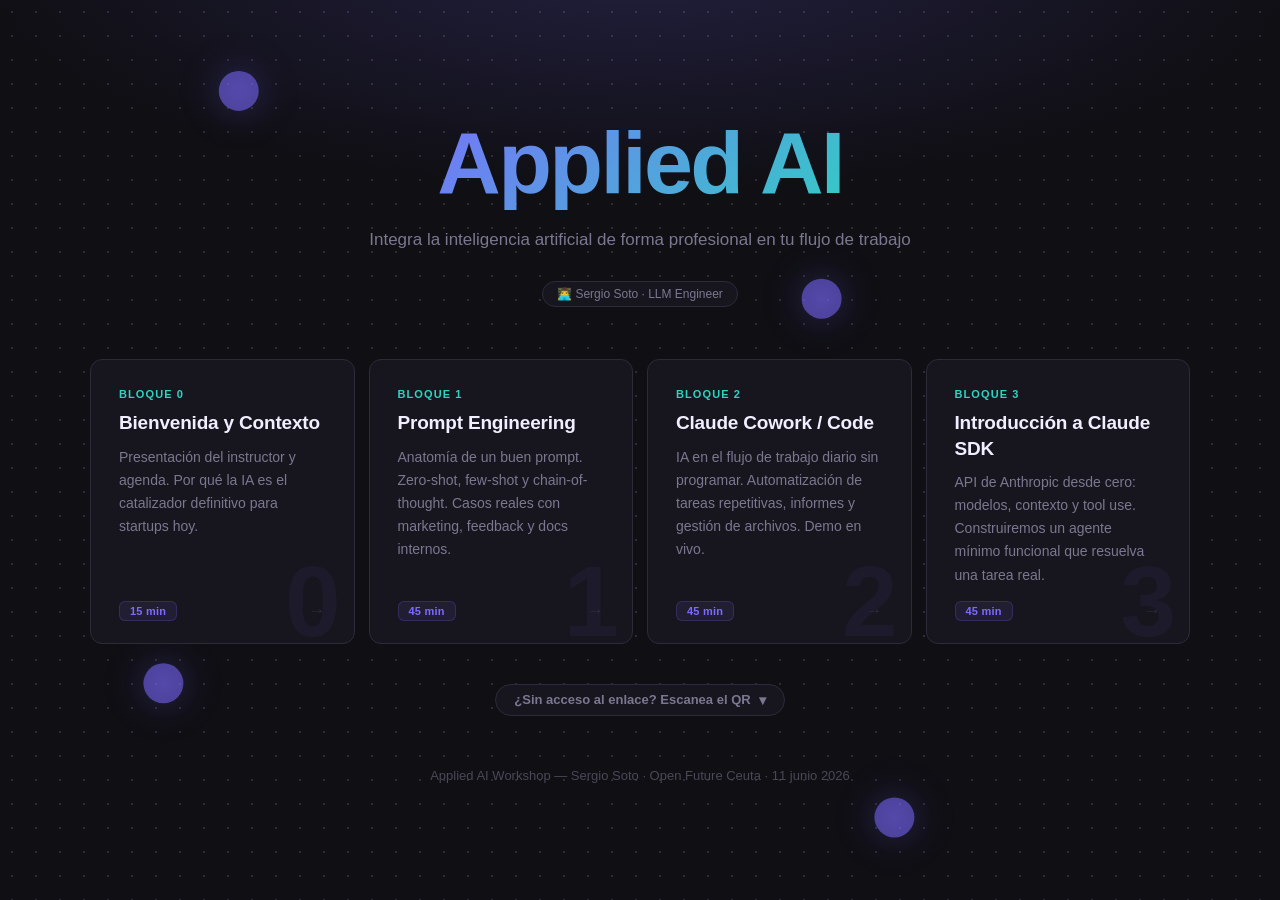
<file: index.html>
<!DOCTYPE html>
<html lang="es">
<head>
  <meta charset="UTF-8">
  <meta name="viewport" content="width=device-width, initial-scale=1.0">
  <title>Applied AI — Open Future Ceuta</title>
  <meta name="description" content="Taller de Applied AI: Prompt Engineering, Claude Cowork, Claude SDK — Open Future Ceuta, 11 junio 2026">
  <link rel="icon" href="data:image/svg+xml,<svg xmlns='http://www.w3.org/2000/svg' viewBox='0 0 100 100'><text y='.9em' font-size='90'>🤖</text></svg>">
  <style>
    :root {
      --bg: #0f0f14;
      --fg: #f0eeff;
      --muted: #7a7890;
      --accent: #7c6bff;
      --accent-2: #2dd4bf;
      --card: #17161e;
      --border: #2d2b3a;
      --footer-text: #4a4858;
    }

    *, *::before, *::after { box-sizing: border-box; margin: 0; padding: 0; }

    body {
      background-color: var(--bg);
      background-image:
        radial-gradient(ellipse 80% 40% at 50% -5%, rgba(124, 107, 255, 0.18) 0%, transparent 65%),
        radial-gradient(var(--border) 1px, transparent 1px);
      background-size: auto, 24px 24px;
      color: var(--fg);
      font-family: -apple-system, BlinkMacSystemFont, "Segoe UI", Helvetica, Arial, sans-serif;
      min-height: 100vh;
      display: flex;
      flex-direction: column;
      align-items: center;
      justify-content: center;
      padding: 64px 24px;
    }

    header {
      text-align: center;
      margin-bottom: 52px;
      max-width: 680px;
    }

    .eyebrow {
      display: inline-block;
      font-size: 11px;
      font-weight: 700;
      text-transform: uppercase;
      letter-spacing: 0.14em;
      color: var(--accent-2);
      margin-bottom: 20px;
    }

    header h1 {
      font-size: clamp(52px, 8vw, 88px);
      font-weight: 800;
      background: linear-gradient(135deg, var(--accent) 0%, var(--accent-2) 100%);
      -webkit-background-clip: text;
      background-clip: text;
      color: transparent;
      line-height: 1.05;
      letter-spacing: -0.03em;
      margin-bottom: 16px;
    }

    header .subtitle {
      color: var(--muted);
      font-size: 17px;
      line-height: 1.6;
      margin-bottom: 28px;
    }

    .meta {
      display: flex;
      gap: 8px;
      justify-content: center;
      flex-wrap: wrap;
    }

    .pill {
      font-size: 12px;
      color: var(--muted);
      background: var(--card);
      border: 1px solid var(--border);
      border-radius: 999px;
      padding: 5px 14px;
    }

    .grid {
      display: grid;
      grid-template-columns: repeat(4, 1fr);
      gap: 14px;
      width: 100%;
      max-width: 1100px;
    }

    @media (max-width: 860px) {
      .grid { grid-template-columns: repeat(2, 1fr); }
    }

    @media (max-width: 520px) {
      .grid { grid-template-columns: 1fr; }
    }

    .card {
      background: var(--card);
      border: 1px solid var(--border);
      border-radius: 12px;
      padding: 28px 28px 22px;
      text-decoration: none;
      color: inherit;
      display: flex;
      flex-direction: column;
      gap: 10px;
      transition: border-color 0.2s, transform 0.15s, box-shadow 0.2s;
      position: relative;
      overflow: hidden;
    }

    .card::before {
      content: attr(data-n);
      position: absolute;
      right: 18px;
      bottom: -8px;
      font-size: 100px;
      font-weight: 900;
      color: rgba(124, 107, 255, 0.06);
      line-height: 1;
      pointer-events: none;
      letter-spacing: -0.05em;
      user-select: none;
    }

    .card:hover {
      border-color: rgba(124, 107, 255, 0.6);
      transform: translateY(-3px);
      box-shadow: 0 0 0 1px rgba(124, 107, 255, 0.2), 0 12px 32px rgba(124, 107, 255, 0.1);
    }

    .card .badge {
      font-size: 11px;
      font-weight: 700;
      text-transform: uppercase;
      letter-spacing: 0.1em;
      color: var(--accent-2);
    }

    .card h2 {
      font-size: 19px;
      font-weight: 600;
      color: var(--fg);
      line-height: 1.35;
      letter-spacing: -0.01em;
    }

    .card p {
      font-size: 14px;
      color: var(--muted);
      line-height: 1.65;
      flex: 1;
    }

    .card-footer {
      display: flex;
      align-items: center;
      justify-content: space-between;
      margin-top: 4px;
    }

    .card .duration {
      font-size: 11px;
      font-weight: 600;
      color: var(--accent);
      background: rgba(124, 107, 255, 0.1);
      border: 1px solid rgba(124, 107, 255, 0.2);
      border-radius: 6px;
      padding: 3px 10px;
      letter-spacing: 0.02em;
    }

    .card .arrow {
      font-size: 17px;
      color: var(--border);
      transition: color 0.2s, transform 0.2s;
    }

    .card:hover .arrow {
      color: var(--accent);
      transform: translateX(4px);
    }

    #qr-block {
      margin-top: 40px;
      position: relative;
      z-index: 1;
      text-align: center;
    }

    #qr-block summary {
      display: inline-flex;
      align-items: center;
      gap: 8px;
      cursor: pointer;
      list-style: none;
      font-size: 13px;
      font-weight: 600;
      color: var(--muted);
      border: 1px solid var(--border);
      background: var(--card);
      border-radius: 999px;
      padding: 7px 18px;
      transition: color 0.2s, border-color 0.2s;
      user-select: none;
    }

    #qr-block summary::-webkit-details-marker { display: none; }

    #qr-block summary:hover {
      color: var(--fg);
      border-color: rgba(124, 107, 255, 0.5);
    }

    #qr-block[open] summary { color: var(--accent-2); border-color: var(--accent-2); }

    .qr-chevron {
      font-size: 14px;
      transition: transform 0.25s;
      display: inline-block;
    }

    #qr-block[open] .qr-chevron { transform: rotate(180deg); }

    .qr-content {
      margin-top: 20px;
      display: flex;
      justify-content: center;
    }

    .qr-content img {
      width: 180px;
      height: 180px;
      border-radius: 12px;
      border: 1px solid var(--border);
      background: #fff;
      padding: 10px;
    }

    footer {
      margin-top: 52px;
      color: var(--footer-text);
      font-size: 13px;
      text-align: center;
    }

    #ball-canvas {
      position: fixed;
      inset: 0;
      pointer-events: all;
      z-index: 0;
      cursor: default;
    }

    header, .grid, footer {
      position: relative;
      z-index: 1;
    }
  </style>
</head>
<body>
  <header>
    <h1>Applied AI</h1>
    <p class="subtitle">Integra la inteligencia artificial de forma profesional en tu flujo de trabajo</p>
    <div class="meta">
      <span class="pill">👨‍💻 Sergio Soto · LLM Engineer</span>
    </div>
  </header>

  <main class="grid">
    <a class="card" href="bloque0.html" data-n="0">
      <span class="badge">Bloque 0</span>
      <h2>Bienvenida y Contexto</h2>
      <p>Presentación del instructor y agenda. Por qué la IA es el catalizador definitivo para startups hoy.</p>
      <div class="card-footer">
        <span class="duration">15 min</span>
        <span class="arrow">→</span>
      </div>
    </a>

    <a class="card" href="bloque1.html" data-n="1">
      <span class="badge">Bloque 1</span>
      <h2>Prompt Engineering</h2>
      <p>Anatomía de un buen prompt. Zero-shot, few-shot y chain-of-thought. Casos reales con marketing, feedback y docs internos.</p>
      <div class="card-footer">
        <span class="duration">45 min</span>
        <span class="arrow">→</span>
      </div>
    </a>

    <a class="card" href="bloque2.html" data-n="2">
      <span class="badge">Bloque 2</span>
      <h2>Claude Cowork / Code</h2>
      <p>IA en el flujo de trabajo diario sin programar. Automatización de tareas repetitivas, informes y gestión de archivos. Demo en vivo.</p>
      <div class="card-footer">
        <span class="duration">45 min</span>
        <span class="arrow">→</span>
      </div>
    </a>

    <a class="card" href="bloque3.html" data-n="3">
      <span class="badge">Bloque 3</span>
      <h2>Introducción a Claude SDK</h2>
      <p>API de Anthropic desde cero: modelos, contexto y tool use. Construiremos un agente mínimo funcional que resuelva una tarea real.</p>
      <div class="card-footer">
        <span class="duration">45 min</span>
        <span class="arrow">→</span>
      </div>
    </a>
  </main>

  <details id="qr-block">
    <summary>
      <span class="qr-label">¿Sin acceso al enlace? Escanea el QR</span>
      <span class="qr-chevron">▾</span>
    </summary>
    <div class="qr-content">
      <img src="assets/qr.png" alt="QR code" />
    </div>
  </details>

  <footer>Applied AI Workshop &mdash; Sergio Soto · Open Future Ceuta · 11 junio 2026</footer>

  <canvas id="ball-canvas"></canvas>
  <script>
    const canvas = document.getElementById('ball-canvas');
    const ctx = canvas.getContext('2d');

    let w, h;
    let balls = [];

    function resize() {
      w = canvas.width = window.innerWidth;
      h = canvas.height = window.innerHeight;
    }
    window.addEventListener('resize', resize);
    resize();

    const speed = 3.2;
    [[0.25, 0.25], [0.75, 0.25], [0.25, 0.75], [0.75, 0.75]].forEach(([px, py]) => {
      const angle = Math.random() * Math.PI * 2;
      balls.push({ x: w * px, y: h * py, vx: Math.cos(angle) * speed, vy: Math.sin(angle) * speed, r: 20 });
    });

    canvas.addEventListener('click', function(e) {
      const mx = e.clientX;
      const my = e.clientY;
      for (let i = balls.length - 1; i >= 0; i--) {
        const b = balls[i];
        const dx = mx - b.x;
        const dy = my - b.y;
        if (dx * dx + dy * dy <= (b.r * 2.5) * (b.r * 2.5)) {
          const newR = b.r * 0.9;
          const speed = Math.sqrt(b.vx * b.vx + b.vy * b.vy);
          const angle = Math.atan2(b.vy, b.vx);
          balls.splice(i, 1,
            { x: b.x, y: b.y, vx: Math.cos(angle + Math.PI / 4) * speed, vy: Math.sin(angle + Math.PI / 4) * speed, r: newR },
            { x: b.x, y: b.y, vx: Math.cos(angle - Math.PI / 4) * speed, vy: Math.sin(angle - Math.PI / 4) * speed, r: newR }
          );
          break;
        }
      }
    });

    function frame() {
      ctx.clearRect(0, 0, w, h);

      for (const b of balls) {
        b.x += b.vx;
        b.y += b.vy;

        if (b.x + b.r >= w) { b.x = w - b.r; b.vx *= -1; }
        if (b.x - b.r <= 0) { b.x = b.r;     b.vx *= -1; }
        if (b.y + b.r >= h) { b.y = h - b.r; b.vy *= -1; }
        if (b.y - b.r <= 0) { b.y = b.r;     b.vy *= -1; }

        const glow = ctx.createRadialGradient(b.x, b.y, 0, b.x, b.y, b.r * 3);
        glow.addColorStop(0, 'rgba(124,107,255,0.2)');
        glow.addColorStop(1, 'transparent');
        ctx.beginPath();
        ctx.arc(b.x, b.y, b.r * 3, 0, Math.PI * 2);
        ctx.fillStyle = glow;
        ctx.fill();

        ctx.beginPath();
        ctx.arc(b.x, b.y, b.r, 0, Math.PI * 2);
        ctx.fillStyle = 'rgba(124,107,255,0.55)';
        ctx.fill();
      }

      requestAnimationFrame(frame);
    }
    frame();
  </script>
</body>
</html>
</file>
